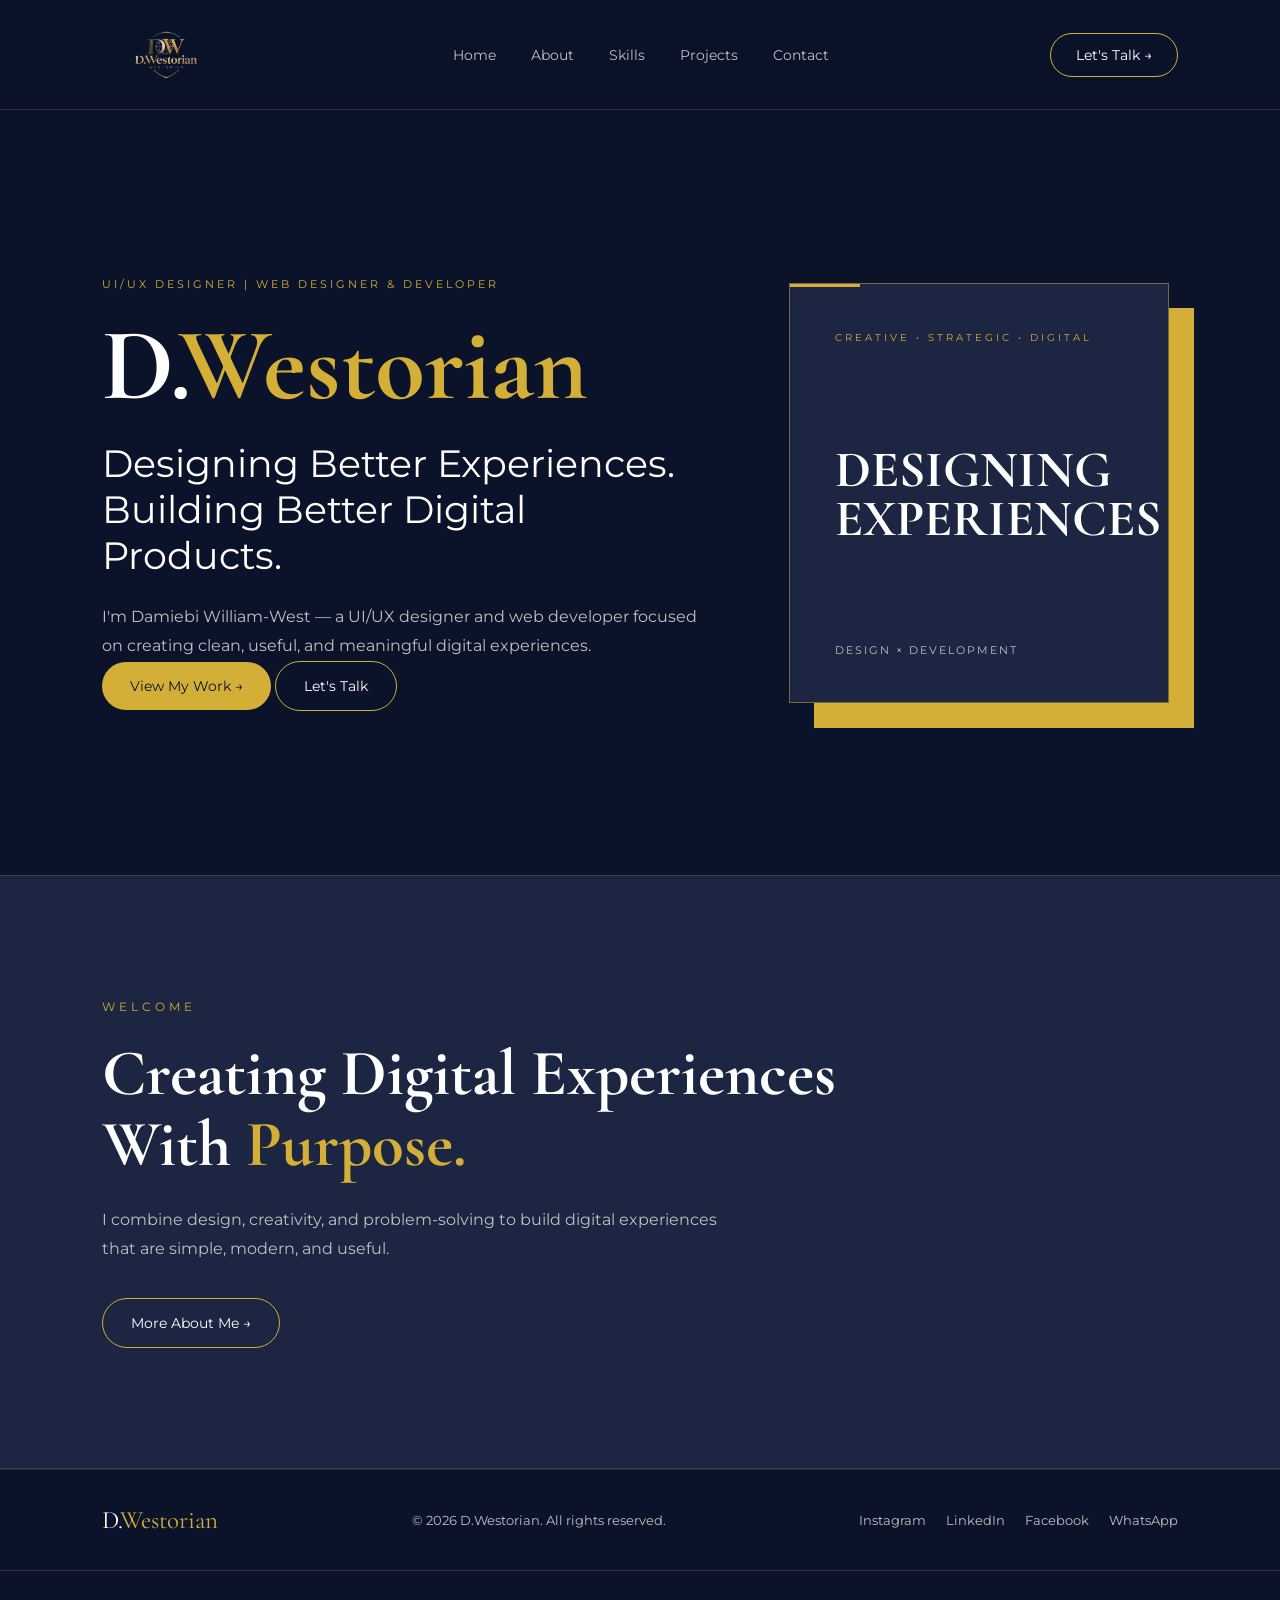
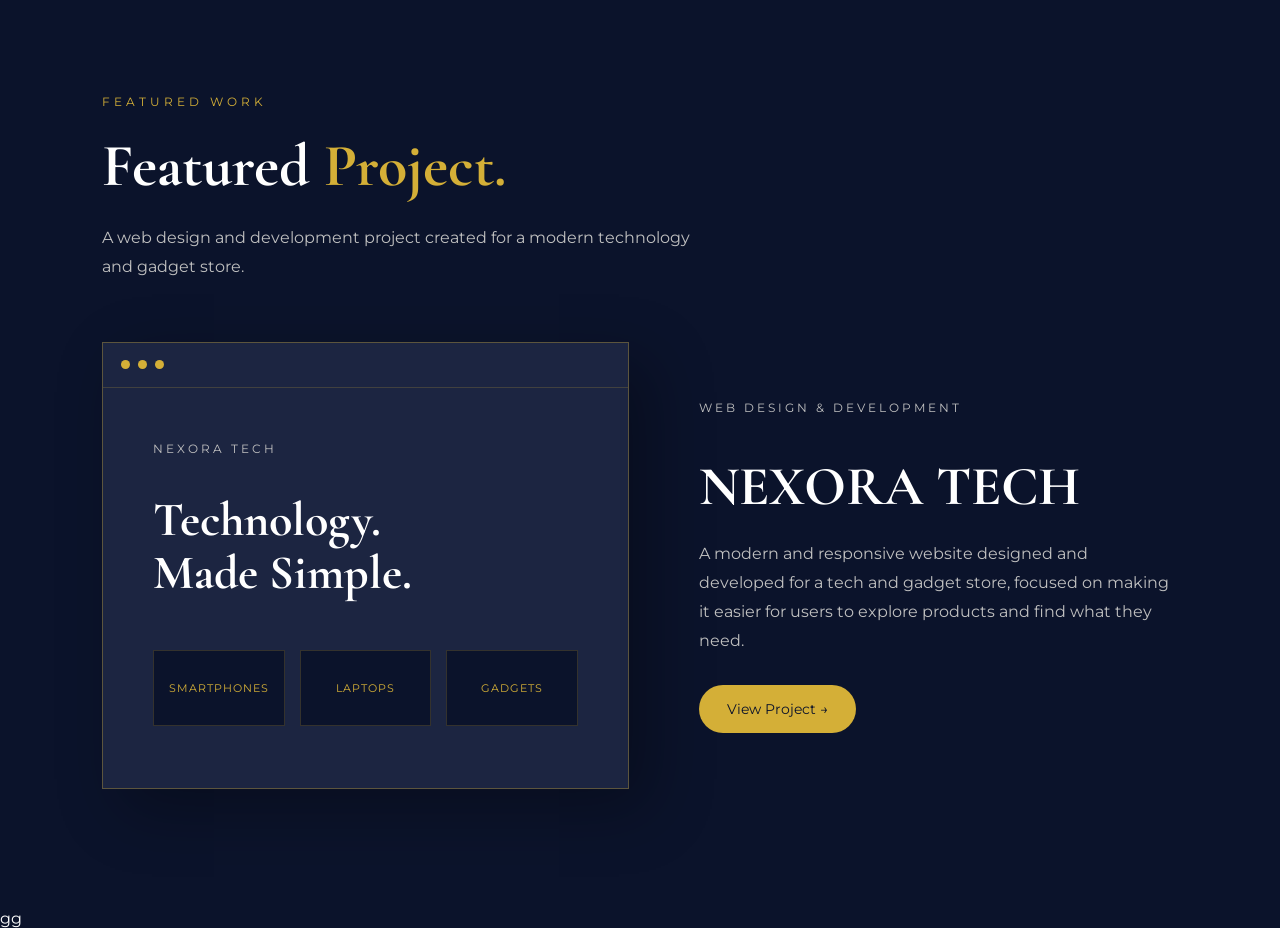
<file: index.html>
<!DOCTYPE html>
<html lang="en">

<head>
    <meta charset="UTF-8">
    <meta name="viewport" content="width=device-width, initial-scale=1.0">

    <title>D.Westorian | Portfolio</title>

    <link rel="stylesheet" href="style.css">
</head>

<body>

    <!-- NAVIGATION -->
    <nav>

        <div class="logo">
            <a href="index.html">
                <img src="logo.jpg" alt="D.Westorian Logo">
            </a>
        </div>

        <ul class="nav-links">
            <li><a href="index.html">Home</a></li>
            <li><a href="about.html">About</a></li>
            <li><a href="skills.html">Skills</a></li>
            <li><a href="projects.html">Projects</a></li>
            <li><a href="contact.html">Contact</a></li>
        </ul>

        <a href="contact.html" class="talk-btn">Let's Talk →</a>

        <div class="menu-toggle">☰</div>

    </nav>


    <!-- HERO SECTION -->
    <section class="hero">

        <div class="hero-text">

            <p class="tag">UI/UX DESIGNER | WEB DESIGNER & DEVELOPER</p>

            <h1>
                D.<span>Westorian</span>
            </h1>

            <h2>
                Designing Better Experiences.<br>
                Building Better Digital Products.
            </h2>

            <p class="description">
                I'm Damiebi William-West — a UI/UX designer and web developer
                focused on creating clean, useful, and meaningful digital
                experiences.
            </p>

            <div class="hero-buttons">

                <a href="projects.html" class="primary-btn">
                    View My Work →
                </a>

                <a href="contact.html" class="secondary-btn">
                    Let's Talk
                </a>

            </div>

        </div>


        <!-- HERO VISUAL -->
        <div class="hero-visual">

            <div class="gold-circle"></div>

            <div class="visual-card">

                <p>CREATIVE • STRATEGIC • DIGITAL</p>

                <h3>
                    DESIGNING<br>
                    EXPERIENCES
                </h3>

                <span>DESIGN × DEVELOPMENT</span>

            </div>

        </div>

    </section>


    <!-- SHORT INTRO -->
    <section class="home-intro">

        <p class="section-tag">WELCOME</p>

        <h2>
            Creating Digital Experiences With
            <span>Purpose.</span>
        </h2>

        <p>
            I combine design, creativity, and problem-solving to build
            digital experiences that are simple, modern, and useful.
        </p>

        <a href="about.html" class="secondary-btn">
            More About Me →
        </a>

    </section>

    <!-- FOOTER -->
<footer>

    <div class="footer-logo">
        D.<span>Westorian</span>
    </div>

    <p>© 2026 D.Westorian. All rights reserved.</p>

    <div class="footer-links">

        <a href="https://www.instagram.com/YOUR_USERNAME" target="_blank">
            Instagram
        </a>

        <a href="https://www.linkedin.com/in/damiebi-william-west-657215302?utm_source=share_via&utm_content=profile&utm_medium=member_android" target="_blank">
            LinkedIn
        </a>

        <a href="https://www.facebook.com/YOUR_USERNAME" target="_blank">
            Facebook
        </a>

        <a href="https://wa.me/qr/U4DBFWBRZPNFJ1" target="_blank">
            WhatsApp
        </a>

    </div>

</footer>

<!-- FEATURED PROJECT -->
<section class="home-project">

    <p class="section-tag">FEATURED WORK</p>

    <h2>
        Featured
        <span>Project.</span>
    </h2>

    <p>
        A web design and development project created for a modern
        technology and gadget store.
    </p>

    <div class="featured-home-project">

        <!-- PROJECT PREVIEW -->
        <div class="project-preview">

            <div class="preview-top">
                <span></span>
                <span></span>
                <span></span>
            </div>

            <div class="preview-content">

                <p>NEXORA TECH</p>

                <h3>
                    Technology.<br>
                    Made Simple.
                </h3>

                <div class="preview-products">
                    <div>SMARTPHONES</div>
                    <div>LAPTOPS</div>
                    <div>GADGETS</div>
                </div>

            </div>

        </div>


        <!-- PROJECT INFORMATION -->
        <div class="featured-project-info">

            <p class="project-label">
                WEB DESIGN & DEVELOPMENT
            </p>

            <h3>NEXORA TECH</h3>

            <p>
                A modern and responsive website designed and developed
                for a tech and gadget store, focused on making it easier
                for users to explore products and find what they need.
            </p>

            <a href="projects.html" class="primary-btn">
                View Project →
            </a>

        </div>

    </div>

</section>gg

    <!-- JavaScript -->
    <script src="script.js"></script>

</body>
</html>
</file>
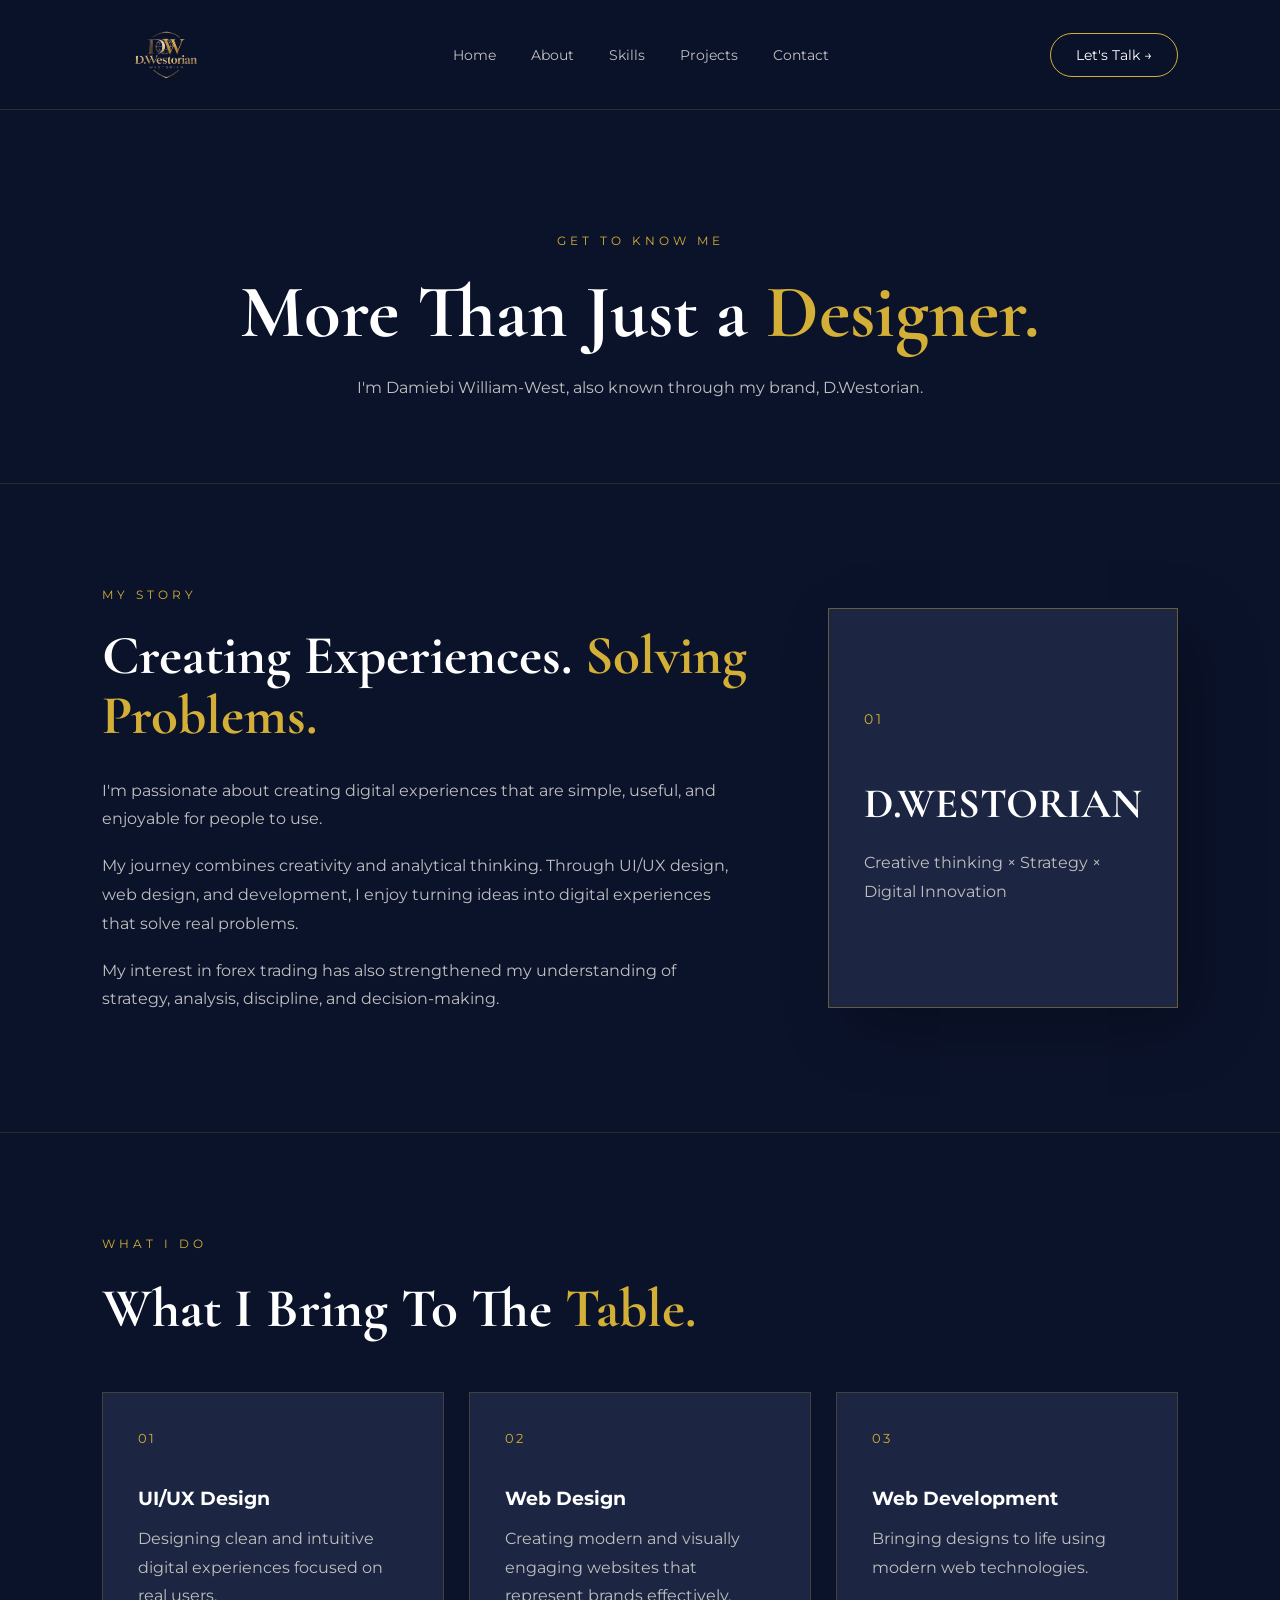
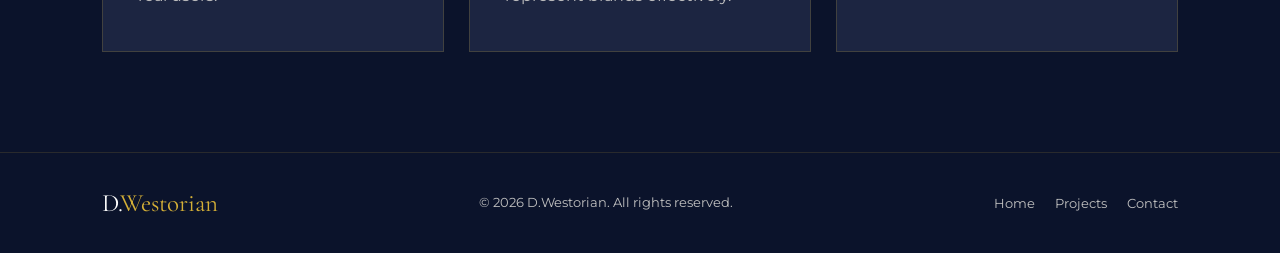
<file: about.html>
<!DOCTYPE html>
<html lang="en">

<head>
    <meta charset="UTF-8">
    <meta name="viewport" content="width=device-width, initial-scale=1.0">

    <title>About | D.Westorian</title>

    <link rel="stylesheet" href="style.css">
</head>

<body>

    <!-- Navigation -->
    <nav>

        <div class="logo">
            <a href=".index.html">
                <img src="logo.jpg" alt="D.Westorian Logo">
            </a>
        </div>

        <ul class="nav-links">
            <li><a href="index.html">Home</a></li>
            <li><a href="about.html">About</a></li>
            <li><a href="skills.html">Skills</a></li>
            <li><a href="projects.html">Projects</a></li>
            <li><a href="contact.html">Contact</a></li>
        </ul>

        <a href="contact.html" class="talk-btn">Let's Talk →</a>

        <div class="menu-toggle">☰</div>

    </nav>


    <!-- About Page Hero -->
    <section class="page-hero">

        <p class="section-tag">GET TO KNOW ME</p>

        <h1>
            More Than Just a
            <span>Designer.</span>
        </h1>

        <p>
            I'm Damiebi William-West, also known through my brand,
            D.Westorian.
        </p>

    </section>


    <!-- About Content -->
    <section class="about-page">

        <div class="about-page-text">

            <p class="section-tag">MY STORY</p>

            <h2>
                Creating Experiences.
                <span>Solving Problems.</span>
            </h2>

            <p>
                I'm passionate about creating digital experiences that are
                simple, useful, and enjoyable for people to use.
            </p>

            <p>
                My journey combines creativity and analytical thinking.
                Through UI/UX design, web design, and development, I enjoy
                turning ideas into digital experiences that solve real problems.
            </p>

            <p>
                My interest in forex trading has also strengthened my
                understanding of strategy, analysis, discipline, and
                decision-making.
            </p>

        </div>


        <div class="about-page-box">

            <span>01</span>

            <h3>D.WESTORIAN</h3>

            <p>
                Creative thinking × Strategy × Digital Innovation
            </p>

        </div>

    </section>


    <!-- What I Do -->
    <section class="what-i-do">

        <p class="section-tag">WHAT I DO</p>

        <h2>
            What I Bring To The
            <span>Table.</span>
        </h2>


        <div class="what-grid">

            <div class="what-card">

                <span>01</span>

                <h3>UI/UX Design</h3>

                <p>
                    Designing clean and intuitive digital experiences
                    focused on real users.
                </p>

            </div>


            <div class="what-card">

                <span>02</span>

                <h3>Web Design</h3>

                <p>
                    Creating modern and visually engaging websites
                    that represent brands effectively.
                </p>

            </div>


            <div class="what-card">

                <span>03</span>

                <h3>Web Development</h3>

                <p>
                    Bringing designs to life using modern web technologies.
                </p>

            </div>

        </div>

    </section>


    <!-- Footer -->
    <footer>

        <div class="footer-logo">
            D.<span>Westorian</span>
        </div>

        <p>© 2026 D.Westorian. All rights reserved.</p>

        <div class="footer-links">
            <a href="index.html">Home</a>
            <a href="projects.html">Projects</a>
            <a href="contact.html">Contact</a>
        </div>

    </footer>


    <script src="script.js"></script>

</body>
</html>
</file>
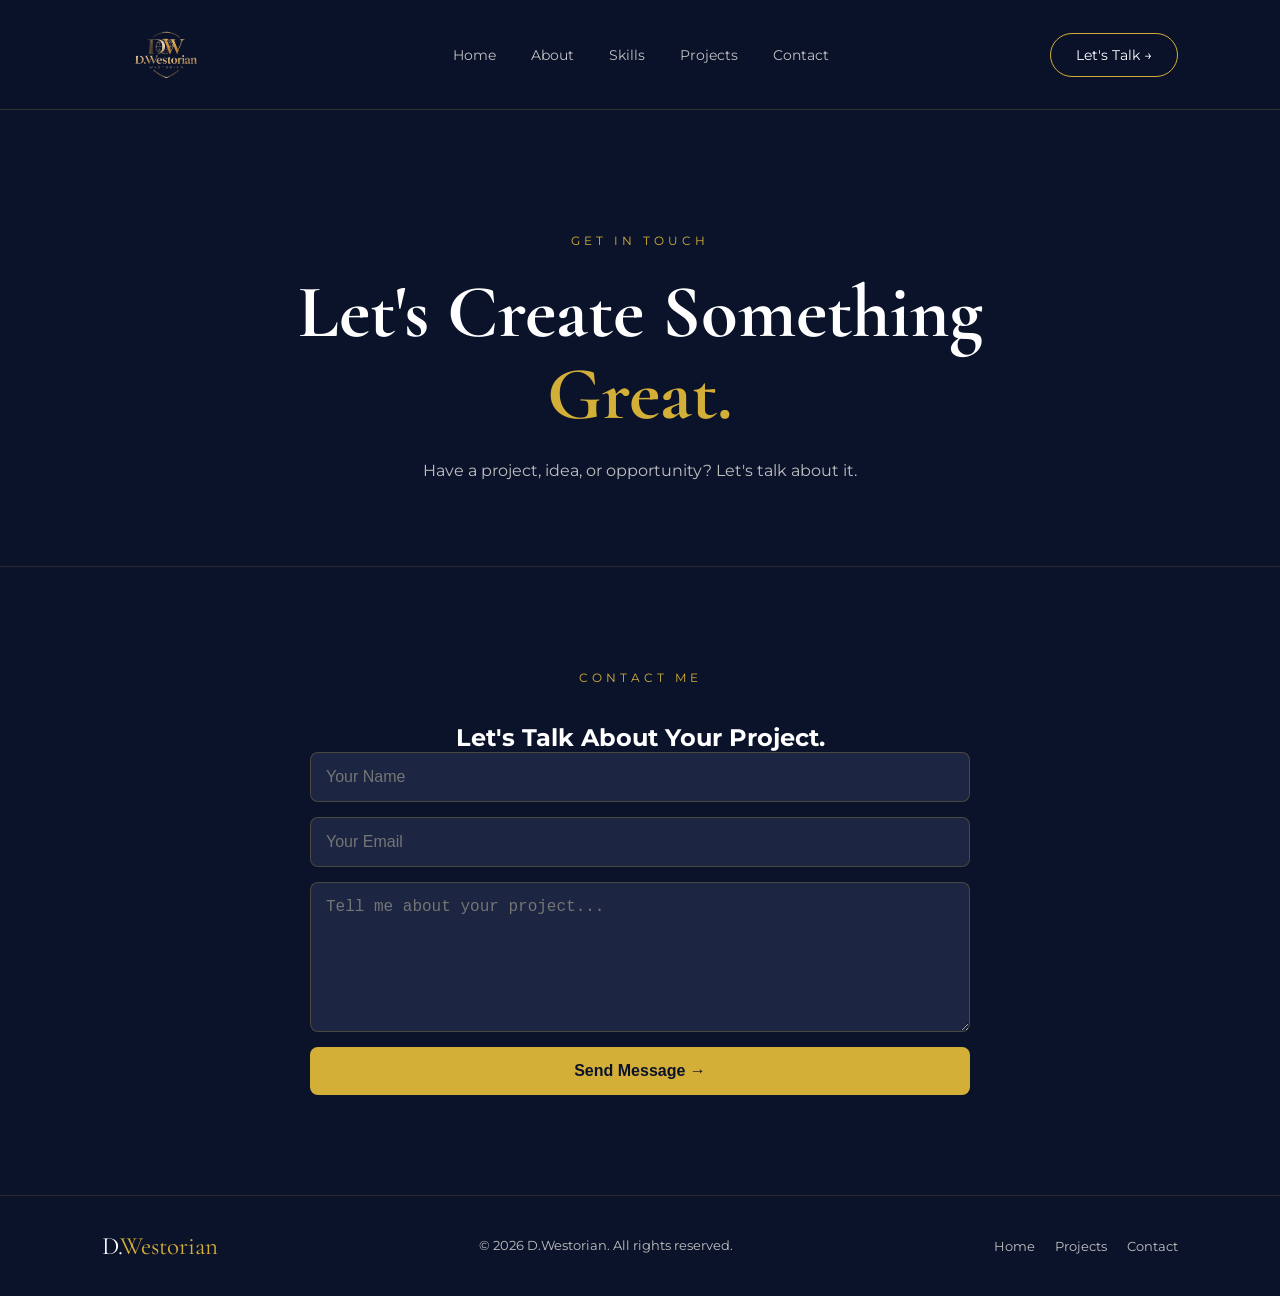
<file: contact.html>
<!DOCTYPE html><html lang="en"><head>
    <meta charset="UTF-8">
    <meta name="viewport" content="width=device-width, initial-scale=1.0"><title>Contact | D.Westorian</title>

<link rel="stylesheet" href="style.css">

</head><body><!-- Navigation -->
<nav>

    <div class="logo">
            <a href=".index.html">
                <img src="logo.jpg" alt="D.Westorian Logo">
            </a>
    </div>

    <ul class="nav-links">
        <li><a href="index.html">Home</a></li>
        <li><a href="about.html">About</a></li>
        <li><a href="skills.html">Skills</a></li>
        <li><a href="projects.html">Projects</a></li>
        <li><a href="contact.html">Contact</a></li>
    </ul>

    <a href="contact.html" class="talk-btn">Let's Talk →</a>

    <div class="menu-toggle">☰</div>

</nav>


<!-- Contact Page Hero -->
<section class="page-hero">

    <p class="section-tag">GET IN TOUCH</p>

    <h1>
        Let's Create Something
        <span>Great.</span>
    </h1>

    <p>
        Have a project, idea, or opportunity?
        Let's talk about it.
    </p>

</section>


<!-- Contact Section -->
<section class="contact">

    <p class="section-tag">CONTACT ME</p>

    <h2>
        Let's Talk About Your
        <span>Project.</span>
    </h2>

    <form>

        <input type="text" placeholder="Your Name">

        <input type="email" placeholder="Your Email">

        <textarea placeholder="Tell me about your project..."></textarea>

        <button type="submit">Send Message →</button>

    </form>

</section>


<!-- Footer -->
<footer>

    <div class="footer-logo">
        D.<span>Westorian</span>
    </div>

    <p>© 2026 D.Westorian. All rights reserved.</p>

    <div class="footer-links">
        <a href="index.html">Home</a>
        <a href="projects.html">Projects</a>
        <a href="contact.html">Contact</a>
    </div>

</footer>


<script src="script.js"></script>

</body>
</html>
</file>
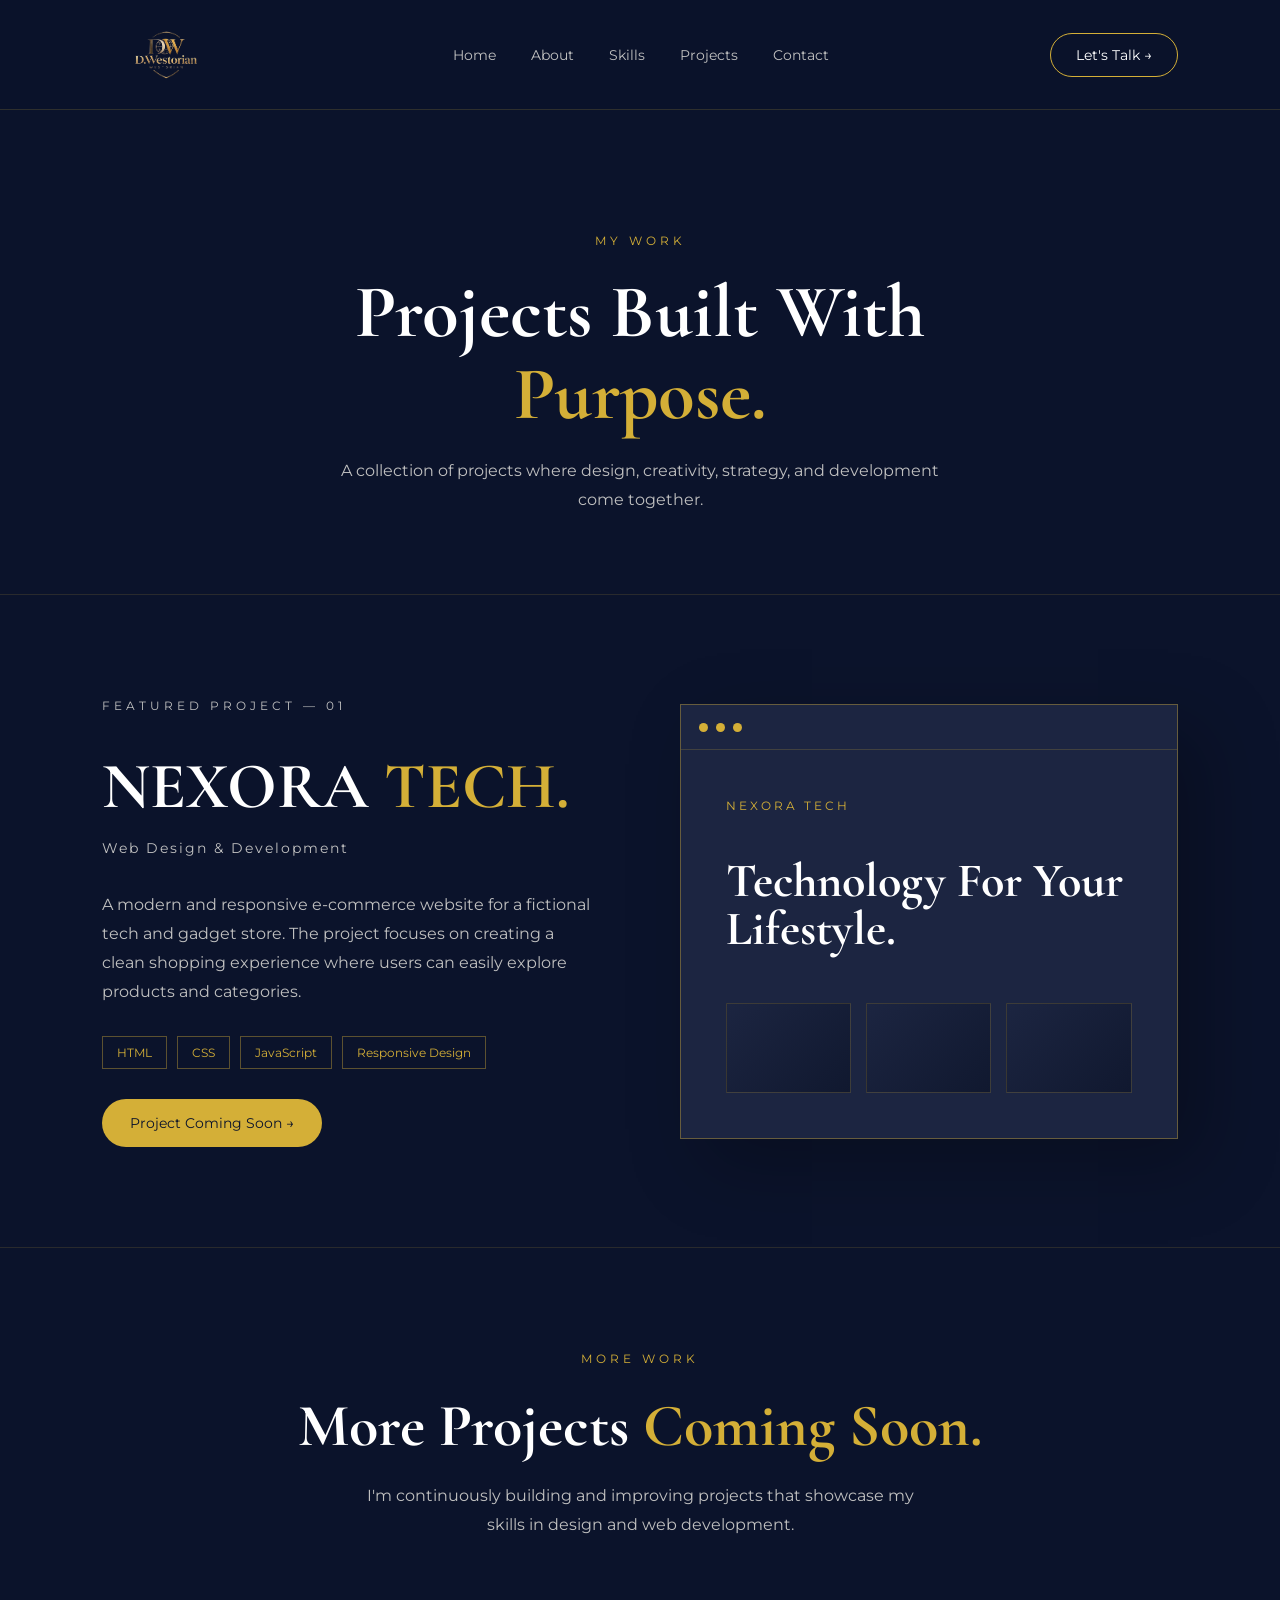
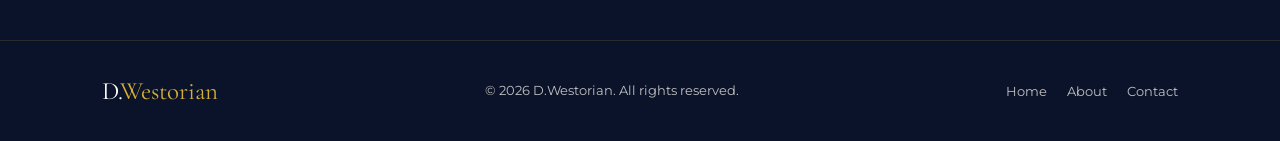
<file: projects.html>
<!DOCTYPE html>
<html lang="en">

<head>
    <meta charset="UTF-8">
    <meta name="viewport" content="width=device-width, initial-scale=1.0">

    <title>Projects | D.Westorian</title>

    <link rel="stylesheet" href="style.css">
</head>

<body>

    <!-- Navigation -->
    <nav>

        <div class="logo">
            <a href=".index.html">
                <img src="logo.jpg" alt="D.Westorian Logo">
            </a>
        </div>

        <ul class="nav-links">
            <li><a href="index.html">Home</a></li>
            <li><a href="about.html">About</a></li>
            <li><a href="skills.html">Skills</a></li>
            <li><a href="projects.html">Projects</a></li>
            <li><a href="contact.html">Contact</a></li>
        </ul>

        <a href="contact.html" class="talk-btn">Let's Talk →</a>

        <div class="menu-toggle">☰</div>

    </nav>


    <!-- Page Hero -->

    <section class="page-hero">

        <p class="section-tag">MY WORK</p>

        <h1>
            Projects Built With
            <span>Purpose.</span>
        </h1>

        <p>
            A collection of projects where design, creativity,
            strategy, and development come together.
        </p>

    </section>


    <!-- Featured Project -->

    <section class="featured-project">

        <div class="featured-project-info">

            <p class="section-tag">FEATURED PROJECT — 01</p>

            <h2>
                NEXORA <span>TECH.</span>
            </h2>

            <p class="project-type">
                Web Design & Development
            </p>

            <p>
                A modern and responsive e-commerce website for a fictional
                tech and gadget store. The project focuses on creating a
                clean shopping experience where users can easily explore
                products and categories.
            </p>

            <div class="project-tags">
                <span>HTML</span>
                <span>CSS</span>
                <span>JavaScript</span>
                <span>Responsive Design</span>
            </div>

            <a href="#" class="primary-btn">
                Project Coming Soon →
            </a>

        </div>


        <div class="featured-project-visual">

            <div class="project-window">

                <div class="window-top">
                    <span></span>
                    <span></span>
                    <span></span>
                </div>

                <div class="window-content">

                    <p>NEXORA TECH</p>

                    <h3>
                        Technology For
                        Your Lifestyle.
                    </h3>

                    <div class="fake-products">

                        <div></div>
                        <div></div>
                        <div></div>

                    </div>

                </div>

            </div>

        </div>

    </section>


    <!-- More Projects -->

    <section class="more-projects">

        <p class="section-tag">MORE WORK</p>

        <h2>
            More Projects
            <span>Coming Soon.</span>
        </h2>

        <p>
            I'm continuously building and improving projects that showcase
            my skills in design and web development.
        </p>

    </section>


    <!-- Footer -->

    <footer>

        <div class="footer-logo">
            D.<span>Westorian</span>
        </div>

        <p>© 2026 D.Westorian. All rights reserved.</p>

        <div class="footer-links">
            <a href="index.html">Home</a>
            <a href="about.html">About</a>
            <a href="contact.html">Contact</a>
        </div>

    </footer>


    <script src="script.js"></script>

</body>

</html>
</file>
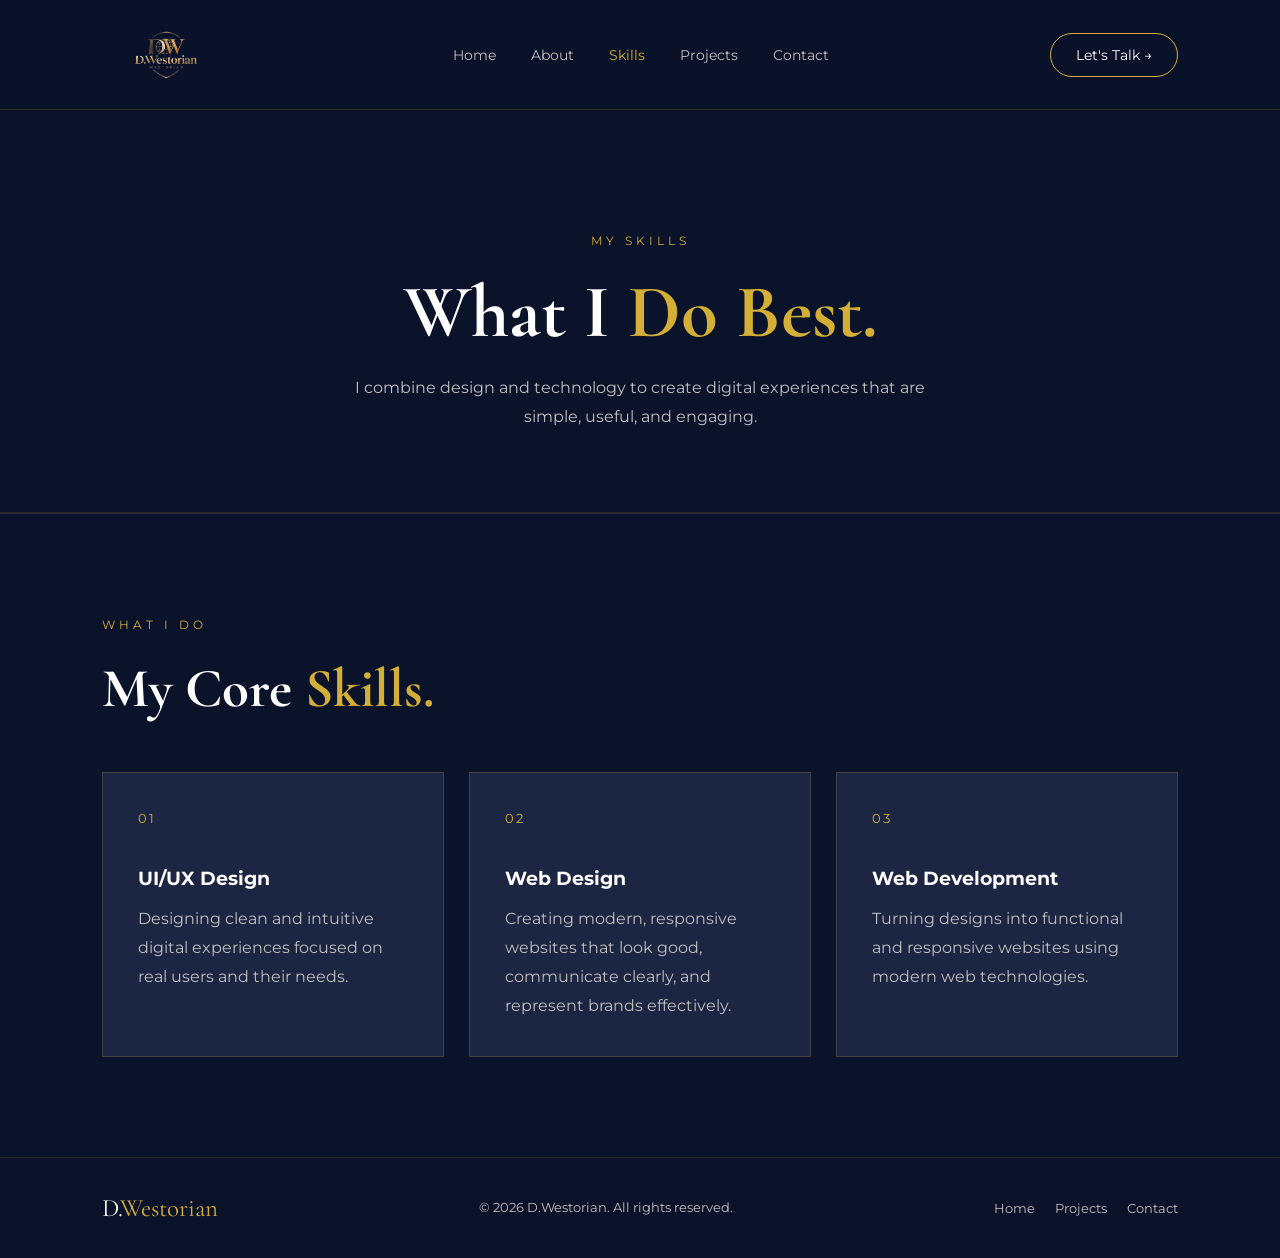
<file: skills.html>
<!DOCTYPE html><html lang="en"><head>
    <meta charset="UTF-8">
    <meta name="viewport" content="width=device-width, initial-scale=1.0"><title>Skills | D.Westorian</title>

<link rel="stylesheet" href="style.css">

</head><body><!-- Navigation -->
<nav>

    <div class="logo">
            <a href=".index.html">
                <img src="logo.jpg" alt="D.Westorian Logo">
            </a>
    </div>

    <ul class="nav-links">
        <li><a href="index.html">Home</a></li>
        <li><a href="about.html">About</a></li>
        <li><a href="skills.html" class="active">Skills</a></li>
        <li><a href="projects.html">Projects</a></li>
        <li><a href="contact.html">Contact</a></li>
    </ul>

    <a href="contact.html" class="talk-btn">Let's Talk →</a>

    <div class="menu-toggle">☰</div>

</nav>


<!-- Skills Page Hero -->
<section class="page-hero">

    <p class="section-tag">MY SKILLS</p>

    <h1>
        What I
        <span>Do Best.</span>
    </h1>

    <p>
        I combine design and technology to create digital experiences
        that are simple, useful, and engaging.
    </p>

</section>


<!-- Skills -->
<section class="what-i-do">

    <p class="section-tag">WHAT I DO</p>

    <h2>
        My Core
        <span>Skills.</span>
    </h2>

    <div class="what-grid">

        <div class="what-card">

            <span>01</span>

            <h3>UI/UX Design</h3>

            <p>
                Designing clean and intuitive digital experiences
                focused on real users and their needs.
            </p>

        </div>


        <div class="what-card">

            <span>02</span>

            <h3>Web Design</h3>

            <p>
                Creating modern, responsive websites that look good,
                communicate clearly, and represent brands effectively.
            </p>

        </div>


        <div class="what-card">

            <span>03</span>

            <h3>Web Development</h3>

            <p>
                Turning designs into functional and responsive
                websites using modern web technologies.
            </p>

        </div>

    </div>

</section>


<!-- Footer -->
<footer>

    <div class="footer-logo">
        D.<span>Westorian</span>
    </div>

    <p>© 2026 D.Westorian. All rights reserved.</p>

    <div class="footer-links">
        <a href="index.html">Home</a>
        <a href="projects.html">Projects</a>
        <a href="contact.html">Contact</a>
    </div>

</footer>


<script src="script.js"></script>

</body>
</html>
</file>
<file: style.css>
/* =========================
   GOOGLE FONTS
========================= */

@import url('https://fonts.googleapis.com/css2?family=Cormorant+Garamond:wght@500;600;700&family=Montserrat:wght@300;400;500;600&display=swap');


/* =========================
   COLORS
========================= */

:root {
    --navy: #0B132B;
    --dark-navy: #1C2541;
    --gold: #D4AF37;
    --white: #FFFFFF;
    --silver: #C0C0C0;
}


/* =========================
   RESET
========================= */

* {
    margin: 0;
    padding: 0;
    box-sizing: border-box;
}

html {
    scroll-behavior: smooth;
}

body {
    background: var(--navy);
    color: var(--white);
    font-family: "Montserrat", sans-serif;
    overflow-x: hidden;
}


/* =========================
   NAVIGATION
========================= */

nav {
    width: 100%;
    padding: 18px 8%;

    display: flex;
    justify-content: space-between;
    align-items: center;

    position: sticky;
    top: 0;
    z-index: 1000;

    background: rgba(11, 19, 43, 0.96);
    backdrop-filter: blur(10px);

    border-bottom: 1px solid rgba(212, 175, 55, 0.18);
}

.logo img {
    width: 130px;
    height: auto;
    display: block;
}

.nav-links {
    display: flex;
    list-style: none;
    gap: 35px;
}

.nav-links a {
    text-decoration: none;
    color: var(--silver);
    font-size: 14px;
    transition: 0.3s;
}

.nav-links a:hover,
.nav-links a.active {
    color: var(--gold);
}

.talk-btn {
    text-decoration: none;
    color: var(--white);

    border: 1px solid var(--gold);
    padding: 12px 25px;

    border-radius: 30px;
    font-size: 14px;
    transition: 0.3s;
}

.talk-btn:hover {
    background: var(--gold);
    color: var(--navy);
}


/* =========================
   MOBILE MENU
========================= */

.menu-toggle {
    display: none;
    font-size: 28px;
    color: var(--gold);
    cursor: pointer;
}


/* =========================
   GENERAL TEXT
========================= */

.section-tag,
.tag {
    color: var(--gold);
    font-size: 12px;
    letter-spacing: 4px;
}

.section-tag {
    margin-bottom: 20px;
}

p {
    color: var(--silver);
    line-height: 1.8;
}


/* =========================
   BUTTONS
========================= */

.primary-btn,
.secondary-btn {
    display: inline-block;
    text-decoration: none;

    padding: 15px 28px;
    border-radius: 30px;

    font-size: 14px;
    transition: 0.3s;
}

.primary-btn {
    background: var(--gold);
    color: var(--navy);
}

.primary-btn:hover {
    transform: translateY(-3px);
    opacity: 0.9;
}

.secondary-btn {
    border: 1px solid var(--gold);
    color: var(--white);
}

.secondary-btn:hover {
    background: var(--gold);
    color: var(--navy);
}


/* =========================
   HERO SECTION - NEW STYLE
========================= */

.hero {
    min-height: 85vh;
    padding: 100px 8%;

    display: flex;
    align-items: center;
    justify-content: space-between;

    gap: 80px;

    position: relative;
    overflow: hidden;
}


/* LEFT SIDE */

.hero-text {
    width: 60%;
    max-width: 800px;
}

.tag {
    color: #D4AF37;
    font-size: 11px;
    letter-spacing: 3px;
    margin-bottom: 25px;
}

.hero h1 {
    font-family: "Cormorant Garamond", serif;
    font-size: clamp(65px, 8vw, 110px);
    line-height: 0.9;
    margin-bottom: 30px;
}

.hero h1 span {
    color: #D4AF37;
}

.hero h2 {
    font-size: clamp(24px, 3vw, 38px);
    font-weight: 400;
    line-height: 1.2;

    color: #FFFFFF;
    max-width: 650px;
}

.description {
    color: #C0C0C0;
    max-width: 600px;

    font-size: 16px;
    line-height: 1.8;

    margin-top: 25px;
}


/* RIGHT SIDE */

.hero-visual {
    width: 40%;
    min-height: 450px;

    display: flex;
    align-items: center;
    justify-content: center;

    position: relative;
}


/* REMOVE OLD CIRCLE */

.gold-circle {
    display: none;
}


/* NEW DESIGN BOX */

.visual-card {
    width: 100%;
    max-width: 380px;
    min-height: 420px;

    background: #1C2541;

    border: 1px solid rgba(212, 175, 55, 0.5);

    padding: 45px;

    display: flex;
    flex-direction: column;
    justify-content: space-between;

    position: relative;

    box-shadow: 25px 25px 0 #D4AF37;
}


/* GOLD DETAIL */

.visual-card::before {
    content: "";
    width: 70px;
    height: 3px;

    background: #D4AF37;

    position: absolute;
    top: 0;
    left: 0;
}


.visual-card p {
    color: #D4AF37;
    font-size: 10px;
    letter-spacing: 3px;
}

.visual-card h3 {
    font-family: "Cormorant Garamond", serif;
    font-size: clamp(38px, 4vw, 55px);
    line-height: 0.95;

    color: #FFFFFF;
}

.visual-card span {
    color: #C0C0C0;
    font-size: 11px;
    letter-spacing: 2px;
}


/* =========================
   HOME INTRO
========================= */

.home-intro {
    padding: 120px 8%;
    background: #1C2541;
    border-top: 1px solid rgba(212, 175, 55, 0.2);
    border-bottom: 1px solid rgba(212, 175, 55, 0.2);
}

.home-intro .section-tag {
    color: #D4AF37;
    font-size: 12px;
    letter-spacing: 4px;
    margin-bottom: 20px;
}

.home-intro h2 {
    font-family: "Cormorant Garamond", serif;
    font-size: 65px;
    line-height: 1.1;
    max-width: 800px;
    color: #FFFFFF;
    margin-bottom: 25px;
}

.home-intro h2 span {
    color: #D4AF37;
}

.home-intro p:not(.section-tag) {
    max-width: 650px;
    color: #C0C0C0;
    font-size: 16px;
    line-height: 1.8;
    margin-bottom: 35px;
}

.home-intro .secondary-btn {
    display: inline-block;
    border: 1px solid #D4AF37;
    color: #FFFFFF;
    padding: 15px 28px;
    border-radius: 30px;
    text-decoration: none;
    transition: 0.3s ease;
}

.home-intro .secondary-btn:hover {
    background: #D4AF37;
    color: #0B132B;
    transform: translateY(-3px);
}


/* MOBILE */

@media (max-width: 768px) {

    .home-intro {
        padding: 80px 7%;
    }

    .home-intro h2 {
        font-size: 45px;
    }

}

/* =========================
   HOME PROJECT
========================= */

.home-project {
    padding: 120px 8%;
    background: #0B132B;
    border-top: 1px solid rgba(212, 175, 55, 0.2);
}

.home-project .section-tag {
    color: #D4AF37;
    font-size: 12px;
    letter-spacing: 4px;
    margin-bottom: 20px;
}

.home-project h2 {
    font-family: "Cormorant Garamond", serif;
    font-size: 60px;
    line-height: 1.1;
    color: #FFFFFF;
    max-width: 700px;
    margin-bottom: 25px;
}

.home-project h2 span {
    color: #D4AF37;
}

.home-project p:not(.section-tag) {
    color: #C0C0C0;
    max-width: 600px;
    line-height: 1.8;
    margin-bottom: 35px;
}


/* MOBILE */

@media (max-width: 768px) {

    .home-project {
        padding: 80px 7%;
    }

    .home-project h2 {
        font-size: 45px;
    }

}

/* =========================
   FEATURED HOME PROJECT
========================= */

.featured-home-project {
    display: flex;
    align-items: center;
    gap: 70px;
    margin-top: 60px;
}


/* PROJECT PREVIEW */

.project-preview {
    width: 55%;
    background: #1C2541;
    border: 1px solid rgba(212, 175, 55, 0.35);
    box-shadow: 20px 20px 60px rgba(0, 0, 0, 0.3);
}

.preview-top {
    height: 45px;
    display: flex;
    align-items: center;
    gap: 8px;
    padding-left: 18px;
    border-bottom: 1px solid rgba(212, 175, 55, 0.2);
}

.preview-top span {
    width: 9px;
    height: 9px;
    border-radius: 50%;
    background: #D4AF37;
}

.preview-content {
    padding: 50px;
    min-height: 400px;
}

.preview-content > p {
    color: #D4AF37;
    font-size: 12px;
    letter-spacing: 3px;
    margin-bottom: 35px;
}

.preview-content h3 {
    font-family: "Cormorant Garamond", serif;
    font-size: 48px;
    line-height: 1.1;
    color: #FFFFFF;
}


/* FAKE PRODUCT CARDS */

.preview-products {
    display: flex;
    gap: 15px;
    margin-top: 50px;
}

.preview-products div {
    flex: 1;
    padding: 30px 10px;
    text-align: center;
    color: #D4AF37;
    font-size: 11px;
    letter-spacing: 1px;

    background: #0B132B;
    border: 1px solid rgba(212, 175, 55, 0.2);
}


/* PROJECT INFORMATION */

.featured-project-info {
    width: 45%;
}

.project-label {
    color: #D4AF37;
    font-size: 12px;
    letter-spacing: 3px;
    margin-bottom: 20px;
}

.featured-project-info h3 {
    font-family: "Cormorant Garamond", serif;
    font-size: 55px;
    color: #FFFFFF;
    margin-bottom: 20px;
}

.featured-project-info p:not(.project-label) {
    color: #C0C0C0;
    line-height: 1.8;
    margin-bottom: 30px;
}


/* =========================
   FEATURED PROJECT MOBILE
========================= */

@media (max-width: 768px) {

    .featured-home-project {
        flex-direction: column;
        gap: 45px;
        margin-top: 45px;
    }

    .project-preview,
    .featured-project-info {
        width: 100%;
    }

    .preview-content {
        padding: 30px;
        min-height: 330px;
    }

    .preview-content h3 {
        font-size: 38px;
    }

    .preview-products {
        margin-top: 35px;
    }

    .preview-products div {
        padding: 20px 5px;
        font-size: 9px;
    }

    .featured-project-info h3 {
        font-size: 45px;
    }

}


/* =========================
   PAGE HERO
========================= */

.page-hero {
    padding: 120px 8% 80px;
    text-align: center;

    border-bottom: 1px solid rgba(212, 175, 55, 0.15);
}

.page-hero h1 {
    font-family: "Cormorant Garamond", serif;
    font-size: 75px;

    max-width: 800px;
    margin: 20px auto;

    line-height: 1.1;
}

.page-hero h1 span {
    color: var(--gold);
}

.page-hero p:not(.section-tag) {
    max-width: 600px;
    margin: auto;
}


/* =========================
   ABOUT PAGE
========================= */

.about-page {
    padding: 100px 8%;

    display: flex;
    align-items: center;
    gap: 80px;
}

.about-page-text {
    width: 60%;
}

.about-page-text h2 {
    font-family: "Cormorant Garamond", serif;
    font-size: 55px;
    line-height: 1.1;

    margin-bottom: 30px;
}

.about-page-text h2 span {
    color: var(--gold);
}

.about-page-text p:not(.section-tag) {
    margin-bottom: 18px;
}


/* ABOUT BOX */

.about-page-box {
    width: 350px;
    min-height: 400px;

    background: var(--dark-navy);

    border: 1px solid rgba(212, 175, 55, 0.4);

    padding: 50px 35px;

    display: flex;
    flex-direction: column;
    justify-content: center;

    box-shadow: 20px 20px 60px rgba(0, 0, 0, 0.25);
}

.about-page-box span {
    color: var(--gold);
    font-size: 14px;
    letter-spacing: 3px;
    margin-bottom: 50px;
}

.about-page-box h3 {
    font-family: "Cormorant Garamond", serif;
    font-size: 42px;
    margin-bottom: 20px;
}


/* =========================
   WHAT I DO
========================= */

.what-i-do {
    padding: 100px 8%;
    border-top: 1px solid rgba(212, 175, 55, 0.15);
}

.what-i-do h2 {
    font-family: "Cormorant Garamond", serif;
    font-size: 55px;
    margin-bottom: 50px;
}

.what-i-do h2 span {
    color: var(--gold);
}

.what-grid {
    display: grid;
    grid-template-columns: repeat(3, 1fr);
    gap: 25px;
}

.what-card {
    background: var(--dark-navy);
    border: 1px solid rgba(212, 175, 55, 0.2);

    padding: 35px;
    min-height: 260px;

    transition: 0.3s;
}

.what-card:hover {
    transform: translateY(-8px);
    border-color: var(--gold);
}

.what-card span {
    color: var(--gold);
    font-size: 13px;
    letter-spacing: 2px;
}

.what-card h3 {
    margin: 40px 0 15px;
}


/* =========================
   PROJECTS PAGE
========================= */

.featured-project {
    padding: 100px 8%;

    display: flex;
    align-items: center;
    gap: 80px;

    border-bottom: 1px solid rgba(212, 175, 55, 0.15);
}

.featured-project-info {
    width: 50%;
}

.featured-project-info h2 {
    font-family: "Cormorant Garamond", serif;
    font-size: 65px;
    margin-bottom: 10px;
}

.featured-project-info h2 span {
    color: var(--gold);
}

.project-type {
    color: var(--gold);
    font-size: 14px;
    letter-spacing: 2px;
    margin-bottom: 25px;
}

.featured-project-info p:not(.section-tag):not(.project-type) {
    max-width: 550px;
}


/* PROJECT TAGS */

.project-tags {
    display: flex;
    flex-wrap: wrap;
    gap: 10px;

    margin: 30px 0;
}

.project-tags span {
    border: 1px solid rgba(212, 175, 55, 0.4);
    color: var(--gold);

    padding: 8px 14px;
    font-size: 12px;
}


/* PROJECT VISUAL */

.featured-project-visual {
    width: 50%;

    display: flex;
    justify-content: center;
}

.project-window {
    width: 100%;
    max-width: 550px;

    background: var(--dark-navy);

    border: 1px solid rgba(212, 175, 55, 0.4);

    box-shadow: 25px 25px 70px rgba(0, 0, 0, 0.25);
}

.window-top {
    height: 45px;

    border-bottom: 1px solid rgba(212, 175, 55, 0.2);

    display: flex;
    align-items: center;

    gap: 8px;
    padding-left: 18px;
}

.window-top span {
    width: 9px;
    height: 9px;

    border-radius: 50%;
    background: var(--gold);
}

.window-content {
    padding: 45px;
    min-height: 380px;
}

.window-content p {
    color: var(--gold);
    font-size: 12px;
    letter-spacing: 3px;

    margin-bottom: 40px;
}

.window-content h3 {
    font-family: "Cormorant Garamond", serif;
    font-size: 48px;
    line-height: 1;
}

.fake-products {
    display: flex;
    gap: 15px;
    margin-top: 50px;
}

.fake-products div {
    height: 90px;
    flex: 1;

    background: linear-gradient(
        135deg,
        var(--dark-navy),
        #10182f
    );

    border: 1px solid rgba(212, 175, 55, 0.2);
}


/* MORE PROJECTS */

.more-projects {
    padding: 100px 8%;
    text-align: center;
}

.more-projects h2 {
    font-family: "Cormorant Garamond", serif;
    font-size: 60px;

    margin: 20px 0;
}

.more-projects h2 span {
    color: var(--gold);
}

.more-projects p:not(.section-tag) {
    max-width: 550px;
    margin: auto;
}


/* =========================
   CONTACT PAGE
========================= */

.contact {
    max-width: 700px;
    margin: 80px auto;
    padding: 20px;

    text-align: center;
}

.contact h1 {
    font-family: "Cormorant Garamond", serif;
    font-size: 55px;

    color: var(--gold);
    margin-bottom: 15px;
}

.contact p {
    margin-bottom: 35px;
}

.contact form {
    display: flex;
    flex-direction: column;
    gap: 15px;
}

.contact input,
.contact textarea {
    width: 100%;
    padding: 15px;

    border: 1px solid rgba(212, 175, 55, 0.25);

    background: var(--dark-navy);
    color: var(--white);

    border-radius: 8px;
    font-size: 16px;
}

.contact input:focus,
.contact textarea:focus {
    outline: none;
    border-color: var(--gold);
}

.contact textarea {
    height: 150px;
    resize: vertical;
}

.contact button {
    padding: 15px;

    border: none;
    border-radius: 8px;

    background: var(--gold);
    color: var(--navy);

    font-size: 16px;
    font-weight: bold;

    cursor: pointer;
    transition: 0.3s;
}

.contact button:hover {
    opacity: 0.9;
}


/* =========================
   FOOTER
========================= */

footer {
    padding: 35px 8%;

    border-top: 1px solid rgba(212, 175, 55, 0.15);

    display: flex;
    justify-content: space-between;
    align-items: center;
}

.footer-logo {
    font-family: "Cormorant Garamond", serif;
    font-size: 25px;
}

.footer-logo span {
    color: var(--gold);
}

footer p {
    font-size: 13px;
}

.footer-links {
    display: flex;
    gap: 20px;
}

.footer-links a {
    color: var(--silver);
    text-decoration: none;
    font-size: 13px;
}

.footer-links a:hover {
    color: var(--gold);
}


/* =========================
   MOBILE RESPONSIVE
========================= */

@media (max-width: 768px) {

    /* Navigation */

    nav {
        padding: 15px 7%;
    }

    .logo img {
        width: 110px;
    }

    .nav-links {
        display: none;

        position: absolute;
        top: 75px;
        right: 7%;

        width: 200px;

        flex-direction: column;

        background: var(--dark-navy);

        border: 1px solid rgba(212, 175, 55, 0.3);

        padding: 20px;
        gap: 20px;
    }

    .nav-links.active {
        display: flex;
    }

    .talk-btn {
        display: none;
    }

    .menu-toggle {
        display: block;
    }


    /* Hero */

    .hero {
        flex-direction: column;
        padding: 70px 7%;

        text-align: center;
        min-height: auto;
    }

    .hero-text,
    .hero-visual {
        width: 100%;
    }

    .hero h1 {
        font-size: 60px;
    }

    .hero h2 {
        font-size: 24px;
    }

    .hero-buttons {
        justify-content: center;
        flex-wrap: wrap;
    }


    /* Hero Visual */

.hero-visual {
    width: 100%;
    min-height: 420px;
    margin-top: 30px;
}

.gold-circle {
    width: 280px;
    height: 280px;
}

.visual-card {
    width: 85%;
    max-width: 330px;
    min-height: 350px;
    padding: 30px 20px;
    text-align: center;
}

.visual-card h3 {
    font-size: 38px;
    line-height: 1;
    word-break: normal;
}

.visual-card p {
    font-size: 9px;
    letter-spacing: 2px;
}

.visual-card span {
    font-size: 10px;
    letter-spacing: 1px;
}


    /* Home */

    .home-intro,
    .home-project {
        padding: 70px 7%;
    }

    .home-intro h2,
    .home-project h2 {
        font-size: 42px;
    }


    /* Page Hero */

    .page-hero {
        padding: 90px 7% 60px;
    }

    .page-hero h1 {
        font-size: 52px;
    }


    /* About */

    .about-page {
        flex-direction: column;
        padding: 70px 7%;
        gap: 50px;
    }

    .about-page-text {
        width: 100%;
    }

    .about-page-text h2 {
        font-size: 45px;
    }

    .about-page-box {
        width: 100%;
        min-height: 300px;
    }


    /* What I Do */

    .what-i-do {
        padding: 70px 7%;
    }

    .what-i-do h2 {
        font-size: 45px;
    }

    .what-grid {
        grid-template-columns: 1fr;
    }


    /* Projects */

    .featured-project {
        flex-direction: column;

        padding: 70px 7%;
        gap: 50px;
    }

    .featured-project-info,
    .featured-project-visual {
        width: 100%;
    }

    .featured-project-info h2 {
        font-size: 55px;
    }

    .window-content {
        padding: 30px;
        min-height: 320px;
    }

    .window-content h3 {
        font-size: 40px;
    }

    .more-projects {
        padding: 70px 7%;
    }

    .more-projects h2 {
        font-size: 48px;
    }


    /* Contact */

    .contact {
        margin: 50px auto;
        padding: 20px 7%;
    }

    .contact h1 {
        font-size: 45px;
    }


    /* Footer */

    footer {
        flex-direction: column;
        gap: 20px;

        text-align: center;
    }

}
</file>
